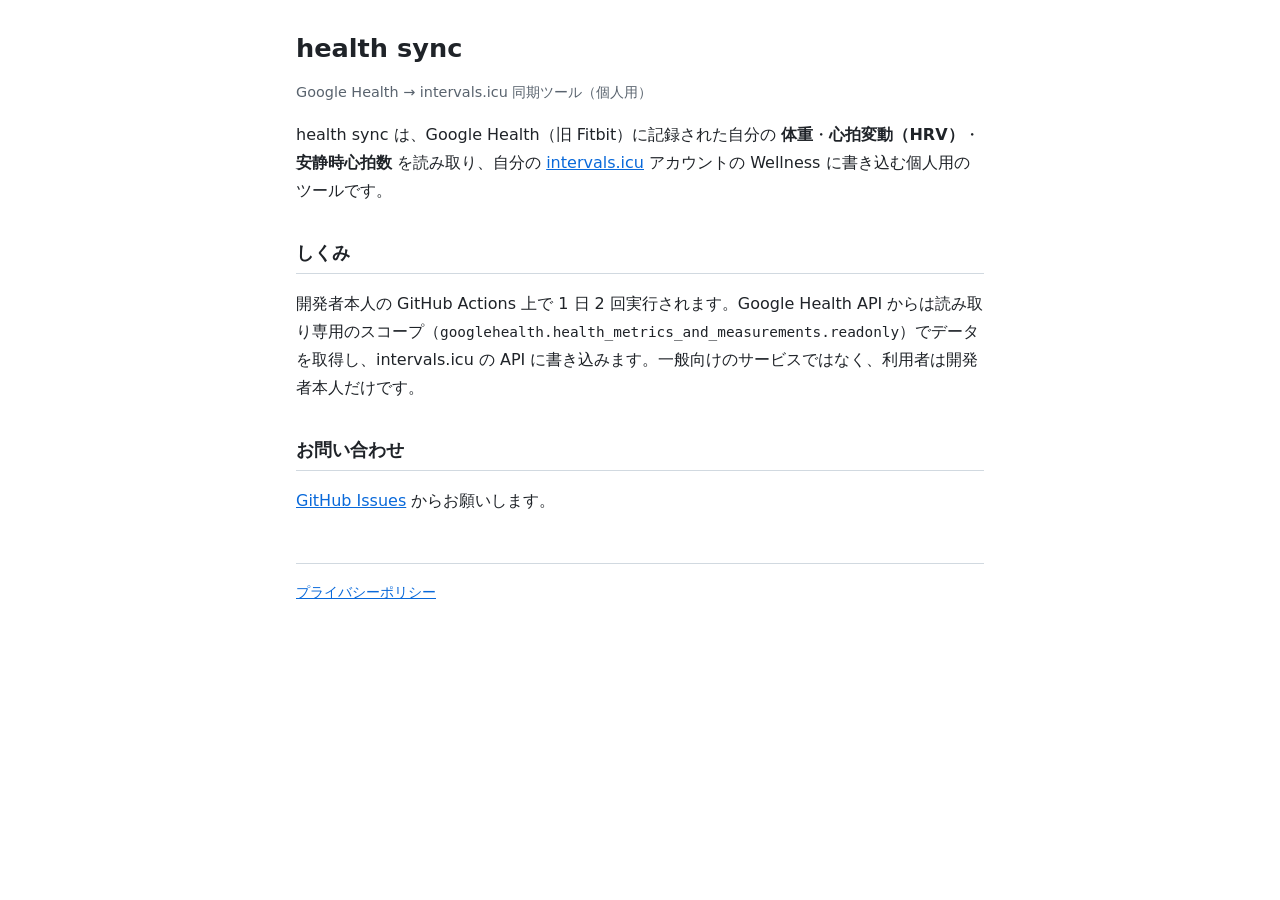
<file: index.html>
<!doctype html>
<html lang="ja">
<head>
<meta charset="utf-8">
<meta name="viewport" content="width=device-width, initial-scale=1">
<title>health sync</title>
<link rel="stylesheet" href="style.css">
</head>
<body>
<main>
<h1>health sync</h1>
<p class="sub">Google Health → intervals.icu 同期ツール（個人用）</p>

<p>health sync は、Google Health（旧 Fitbit）に記録された自分の <strong>体重</strong>・<strong>心拍変動（HRV）</strong>・<strong>安静時心拍数</strong> を読み取り、自分の <a href="https://intervals.icu/">intervals.icu</a> アカウントの Wellness に書き込む個人用のツールです。</p>

<h2>しくみ</h2>
<p>開発者本人の GitHub Actions 上で 1 日 2 回実行されます。Google Health API からは読み取り専用のスコープ（<code>googlehealth.health_metrics_and_measurements.readonly</code>）でデータを取得し、intervals.icu の API に書き込みます。一般向けのサービスではなく、利用者は開発者本人だけです。</p>

<h2>お問い合わせ</h2>
<p><a href="https://github.com/shnsuke/health-sync-site/issues">GitHub Issues</a> からお願いします。</p>

<footer>
<a href="privacy.html">プライバシーポリシー</a>
</footer>
</main>
</body>
</html>
</file>
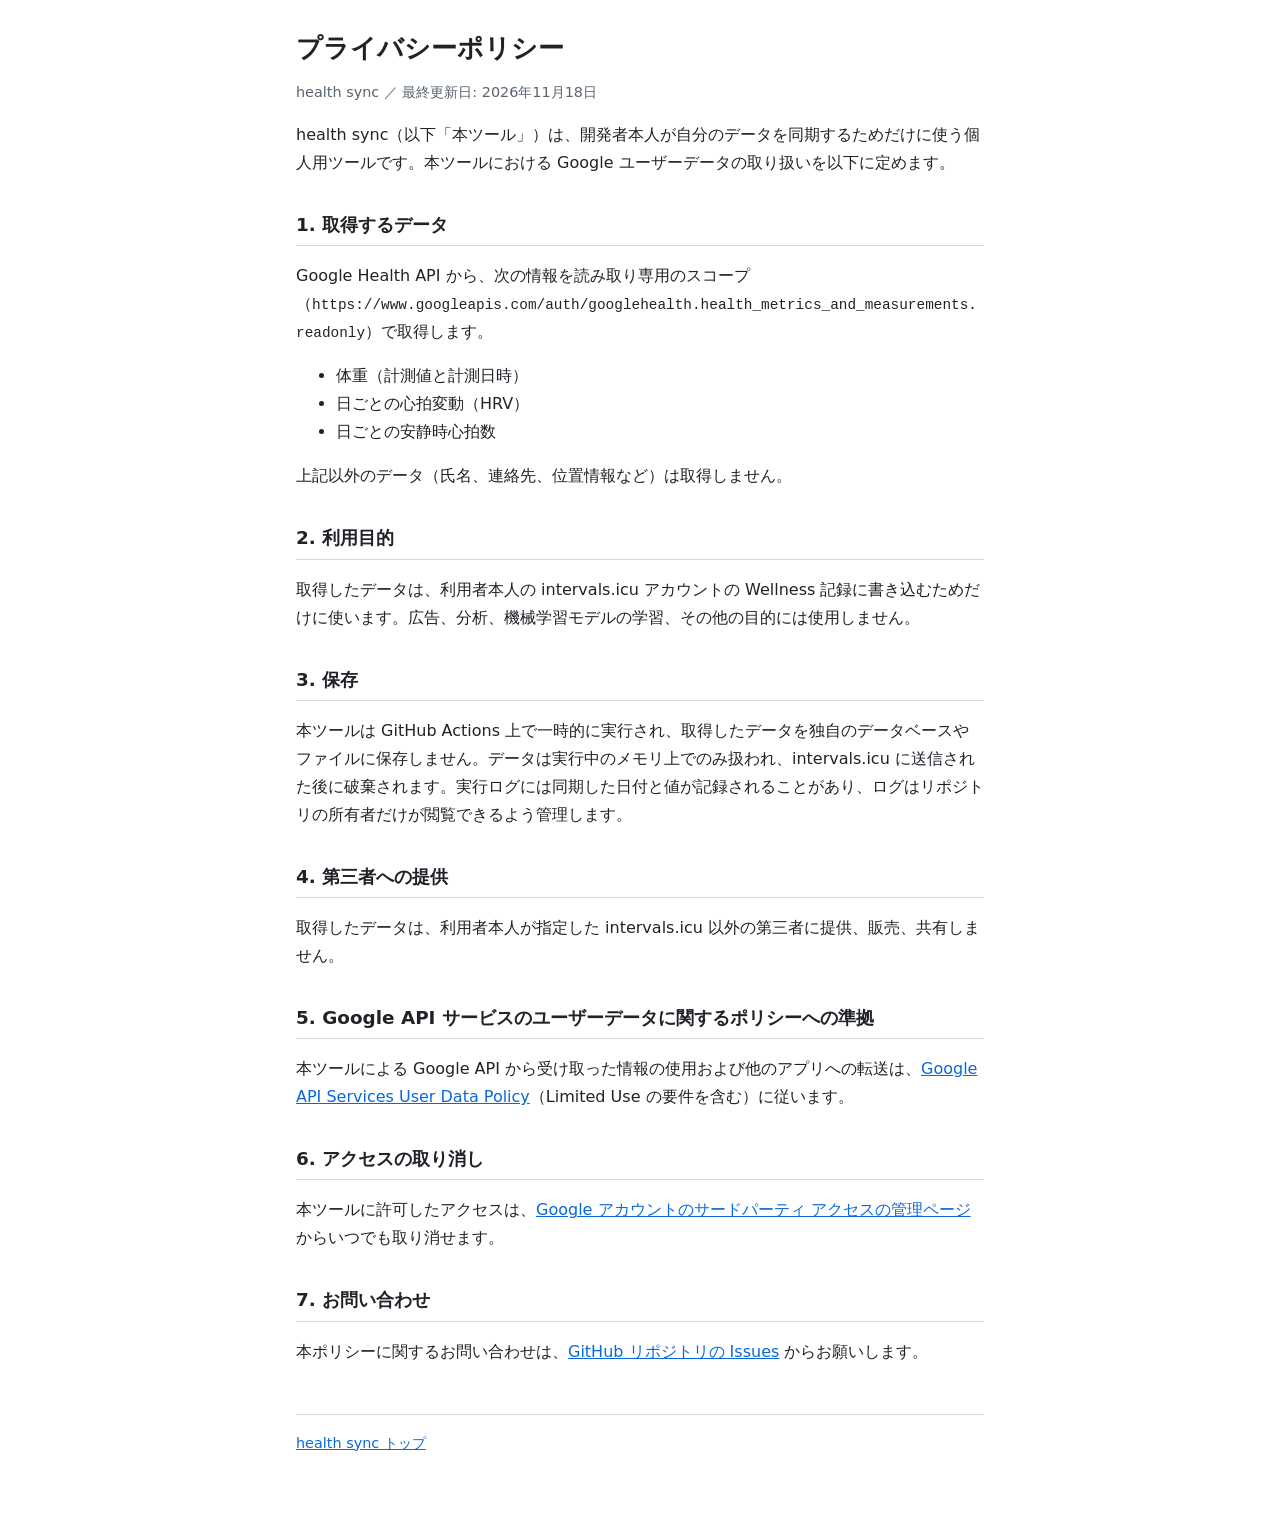
<file: privacy.html>
<!doctype html>
<html lang="ja">
<head>
<meta charset="utf-8">
<meta name="viewport" content="width=device-width, initial-scale=1">
<title>Privacy Policy</title>
<link rel="stylesheet" href="style.css">
</head>
<body>
<main>
<h1>プライバシーポリシー</h1>
<p class="sub">health sync ／ 最終更新日: 2026年11月18日</p>

<p>health sync（以下「本ツール」）は、開発者本人が自分のデータを同期するためだけに使う個人用ツールです。本ツールにおける Google ユーザーデータの取り扱いを以下に定めます。</p>

<h2>1. 取得するデータ</h2>
<p>Google Health API から、次の情報を読み取り専用のスコープ（<code>https://www.googleapis.com/auth/googlehealth.health_metrics_and_measurements.readonly</code>）で取得します。</p>
<ul>
<li>体重（計測値と計測日時）</li>
<li>日ごとの心拍変動（HRV）</li>
<li>日ごとの安静時心拍数</li>
</ul>
<p>上記以外のデータ（氏名、連絡先、位置情報など）は取得しません。</p>

<h2>2. 利用目的</h2>
<p>取得したデータは、利用者本人の intervals.icu アカウントの Wellness 記録に書き込むためだけに使います。広告、分析、機械学習モデルの学習、その他の目的には使用しません。</p>

<h2>3. 保存</h2>
<p>本ツールは GitHub Actions 上で一時的に実行され、取得したデータを独自のデータベースやファイルに保存しません。データは実行中のメモリ上でのみ扱われ、intervals.icu に送信された後に破棄されます。実行ログには同期した日付と値が記録されることがあり、ログはリポジトリの所有者だけが閲覧できるよう管理します。</p>

<h2>4. 第三者への提供</h2>
<p>取得したデータは、利用者本人が指定した intervals.icu 以外の第三者に提供、販売、共有しません。</p>

<h2>5. Google API サービスのユーザーデータに関するポリシーへの準拠</h2>
<p>本ツールによる Google API から受け取った情報の使用および他のアプリへの転送は、<a href="https://developers.google.com/terms/api-services-user-data-policy">Google API Services User Data Policy</a>（Limited Use の要件を含む）に従います。</p>

<h2>6. アクセスの取り消し</h2>
<p>本ツールに許可したアクセスは、<a href="https://myaccount.google.com/permissions">Google アカウントのサードパーティ アクセスの管理ページ</a>からいつでも取り消せます。</p>

<h2>7. お問い合わせ</h2>
<p>本ポリシーに関するお問い合わせは、<a href="https://github.com/shnsuke/health-sync-site/issues">GitHub リポジトリの Issues</a> からお願いします。</p>

<footer>
<a href="index.html">health sync トップ</a>
</footer>
</main>
</body>
</html>
</file>
<file: style.css>
:root { --bg:#ffffff; --fg:#1f2328; --muted:#59636e; --link:#0969da; --border:#d1d9e0; }
@media (prefers-color-scheme: dark) { :root { --bg:#0d1117; --fg:#e6edf3; --muted:#9198a1; --link:#4493f8; --border:#3d444d; } }
* { box-sizing: border-box; }
body { margin:0; background:var(--bg); color:var(--fg); font:16px/1.75 system-ui,-apple-system,"Hiragino Sans","Noto Sans JP",sans-serif; }
main { max-width:720px; margin:0 auto; padding:32px 16px 64px; }
h1 { font-size:1.6rem; line-height:1.3; margin:0 0 .25rem; }
h2 { font-size:1.15rem; margin:2rem 0 .5rem; padding-bottom:.25rem; border-bottom:1px solid var(--border); }
p.sub, footer { color:var(--muted); font-size:.9rem; }
a { color:var(--link); }
code { font-size:.9em; overflow-wrap:anywhere; }
footer { margin-top:3rem; border-top:1px solid var(--border); padding-top:1rem; }
</file>
